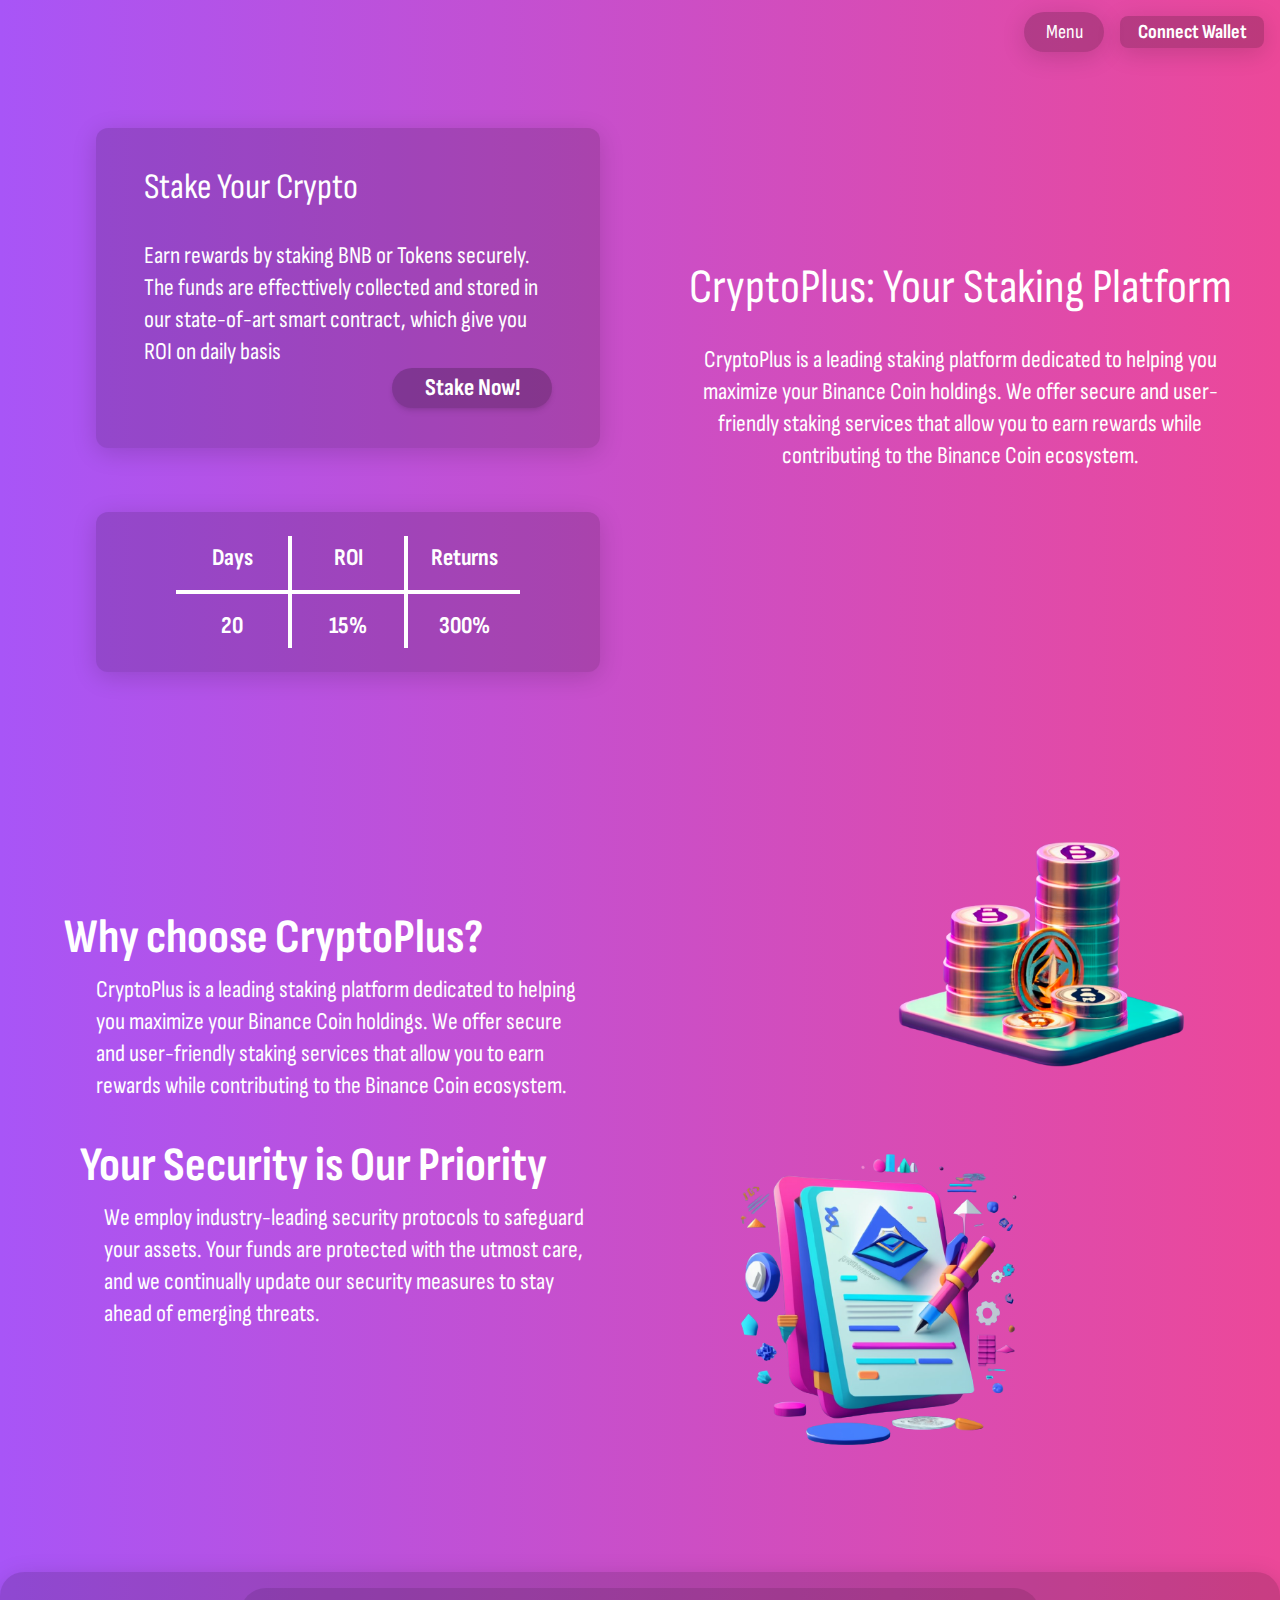
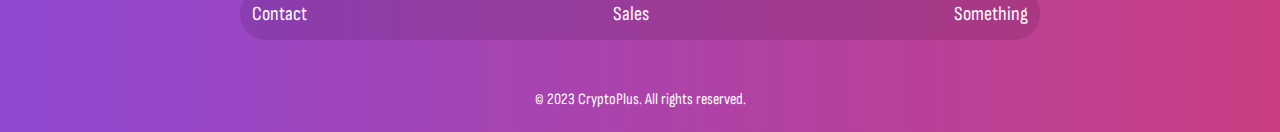
<file: src/index.html>
<!DOCTYPE html>
<htm class="scroll-smooth">

<head>
    <meta charset="UTF-8">
    <meta name="viewport" content="width=device-width, initial-scale=1.0">
    <title>CryptoPulse - Your Staking Platform</title>
    <link href="./style.css" rel="stylesheet">
    <link rel="stylesheet" href="https://fonts.googleapis.com/css2?family=Sofia+Sans+Condensed:ital,wght@1,800&display=swap">
</head>

<body class="font-sofia-sans-condensed bg-gradient-to-r dark:from-purple-600 from-purple-500 dark:to-pink-600 to-pink-500 selection:bg-white/10 selection:text-white/70">
    <!-- Mobile Version -->
    <div class="md:hidden" id="body_mobile">
        <div class="flex justify-end items-center transform transition-all duration-300 flex-row" id="mobile_nav">
            <div class="mobile flex shadow-[0_5px_25px_rgba(0,0,0,0.15)] dark:shadow-[0_5px_25px_rgba(0,0,0,0.25)] dark:backdrop-blur-xl bg-black/20 dark:bg-white/10 items-center justify-center h-10 rounded-full transition-all ease-in-out duration-300 w-20" id="island_mobile">
                <h1 class="text-white text-xl" id="islandH1_mobile">Menu</h1>
            </div>
            <button class="text-white text-xl font-bold shadow-[0_5px_25px_rgba(0,0,0,0.15)] dark:shadow-[0_5px_25px_rgba(0,0,0,0.25)] dark:backdrop-blur-xl bg-black/20 dark:bg-white/10 rounded-lg h-8 w-36 m-4 hover:scale-[1.02] transition-all ease-in-out duration-200">Connect Wallet</button>
        </div>
        <div class="m-8">
            <h1 class="text-white text-center text-5xl mt-10 font-bold">CryptoPlus: Your Staking platform</h1>
            <div class="shadow-[0_5px_25px_rgba(0,0,0,0.15)] dark:shadow-[0_5px_25px_rgba(0,0,0,0.25)] dark:backdrop-blur-xl bg-black/[15%] dark:bg-white/10 md:h-[17rem] xl:h-[20rem] w-auto md:min-w-[25rem] max-w-[31.5rem] mt-14 p-4 rounded-xl flex flex-col justify-center items-start">
                <h1 class="text-white font-bold text-2xl">Stake Your Crypto</h1>
                <p class="text-white mt-4 text-xl">Earn rewards by staking BNB or Tokens securely. <br>The funds are effecttively collected and stored in our state-of-art smart contract, which give you ROI on daily basis</p>
                <button class="bg-black/20 dark:bg-white/30 hover:bg-green-400/70 hover:shadow-lg shadow-md rounded-full mt-4 h-10 w-40 self-end mr-8 text-white font-bold text-2xl hover:scale-[1.02] transition-all ease-in-out duration-200">Stake Now!</button>
            </div>
            <p class="text-white text-xl xl:text-2xl xl:w-[35rem] mt-20 m-4">CryptoPlus is a leading staking platform dedicated to helping you maximize your Binance Coin holdings. We offer secure and user-friendly staking services that allow you to earn rewards while contributing to the Binance Coin ecosystem.</p>
            <div class="shadow-[0_5px_25px_rgba(0,0,0,0.15)] dark:shadow-[0_5px_25px_rgba(0,0,0,0.25)] dark:backdrop-blur-xl bg-black/[15%] dark:bg-white/10 md:h-[8rem] xl:h-[10rem] md:min-w-[28rem] max-w-[31.5rem] mt-16 flex justify-center items-center rounded-xl">
                <div class="flex flex-row items-center justify-center">
                    <div class="flex flex-col items-center justify-center">
                        <h1 class="text-white font-bold m-4 text-2xl">Days</h1>
                        <div class="bg-white h-1 w-20"></div>
                        <h1 class="text-white font-bold m-4 text-2xl">20</h1>
                    </div>
                    <div class="bg-white w-1 h-32"></div>
                    <div class="flex flex-col items-center justify-center">
                        <h1 class="text-white font-bold m-4 text-2xl">ROI</h1>
                        <div class="bg-white h-1 w-20"></div>
                        <h1 class="text-white font-bold m-4 text-2xl">15%</h1>
                    </div>
                    <div class="bg-white w-1 h-32"></div>
                    <div class="flex flex-col items-center justify-center">
                        <h1 class="text-white font-bold m-4 text-2xl">Returns</h1>
                        <div class="bg-white h-1 w-[6.2rem]"></div>
                        <h1 class="text-white font-bold m-4 text-2xl">300%</h1>
                    </div>
                </div>
            </div>
            <div class="flex flex-row items-start justify-center w-full mt-16 transition-all duration-300 ease-in" id="animated-div_mobile">
                <div class="flex flex-col">
                    <div class="flex flex-row">
                        <div class="flex flex-col">
                            <h1 class="text-3xl font-bold text-white">Why choose CryptoPlus?</h1>
                            <p class="text-white text-xl w-28 m-4">CryptoPlus is a leading staking platform dedicated to</p>
                        </div>
                        <img src="./assets/coins3D.png" alt="Stake" class="w-48 h-48">
                    </div>
                    
                    <div class="flex flex-col">
                        <p class="text-white ml-4 mt-[-1rem] text-xl">helping you maximize your Binance Coin holdings. We offer secure and user-friendly staking services that allow you to earn rewards while contributing to the Binance Coin ecosystem.</p>
                    </div>
                    <div class="flex flex-row mt-8">
                        <div class="flex flex-col">
                            <h1 class="text-white text-3xl font-bold">Your Security is our Priority</h1>
                            <p class="text-xl text-white ml-4 mt-3 w-28">We employ industry-leading security protocols to</p>
                        </div>
                        <div class="flex flex-col">
                            <img src="./assets/sc3D.png" alt="Coins" class="w-52 h-52">
                        </div>
                    </div>
                    <p class="text-xl text-white ml-4">safeguard your assets. Your funds are protected with the utmost care, and we continually update our security measures to stay ahead of emerging threats.</p>
                </div>
            </div>
        </div>
        <div class="h-28 w-screen flex flex-col items-center justify-start shadow-[0_5px_25px_rgba(0,0,0,0.15)] dark:shadow-[0_5px_25px_rgba(0,0,0,0.25)] dark:backdrop-blur-xl bg-black/[15%] dark:bg-white/10 rounded-t-3xl">
            <div class="flex flex-row items-center bg-black/10 dark:bg-white/[15%] p-3 m-3 rounded-full w-[20rem] justify-between">
                <h1 class="text-white text-xl">Contact</h1>
                <h1 class="text-white text-xl">Sales</h1>
                <h1 class="text-white text-xl">Something</h1>
            </div>
            <h1 class="text-white mt-2">&copy; 2023 CryptoPlus. All rights reserved.</h1>
        </div>
    </div>



    <!-- Desktop version -->
    <div class="hidden md:block font-sofia-sans-condensed snap-y snap-mandatory bg-gradient-to-r dark:from-purple-600 from-purple-500 dark:to-pink-600 to-pink-500 h-screen w-screen">
        <div class="relative flex flex-row snap-start snap-always justify-end items-center">
            <!-- <h1 class="text-white mr-10 text-2xl hover:font-bold transition-all duration-200">Home</h1> -->
            <div class="flex cursor-pointer shadow-[0_5px_25px_rgba(0,0,0,0.15)] dark:shadow-[0_5px_25px_rgba(0,0,0,0.25)] dark:backdrop-blur-xl bg-black/20 dark:bg-white/10 items-center justify-center h-10 rounded-full transition-all ease-in-out duration-300 w-20" id="island">
                <h1 class="text-white text-xl" id="islandH1">Menu</h1>
            </div>
            <button class="text-white text-xl font-bold shadow-[0_5px_25px_rgba(0,0,0,0.15)] dark:shadow-[0_5px_25px_rgba(0,0,0,0.25)] dark:backdrop-blur-xl bg-black/20 dark:bg-white/10 rounded-lg h-8 w-36 m-4 hover:scale-[1.02] transition-all ease-in-out duration-200">Connect Wallet</button>
        </div>
        <div class="flex justify-between items-center snap-start snap-always invisible md:visible">
            <div class="flex flex-col w-full h-full">
                <div class="shadow-[0_5px_25px_rgba(0,0,0,0.15)] dark:shadow-[0_5px_25px_rgba(0,0,0,0.25)] dark:backdrop-blur-xl bg-black/[15%] dark:bg-white/10 md:h-[17rem] xl:h-[20rem] w-auto md:min-w-[25rem] max-w-[31.5rem] ml-20 lg:ml-24 mt-16 p-4 rounded-xl flex flex-col justify-start">
                    <h2 class="text-4xl text-white m-8 mt-6">Stake Your Crypto</h2>
                    <p class="text-white text-xl xl:text-2xl mx-8">Earn rewards by staking BNB or Tokens securely. <br>The funds are effecttively collected and stored in our state-of-art smart contract, which give you ROI on daily basis</p>
                    <button class="bg-black/20 dark:bg-white/30 hover:bg-green-400/70 hover:shadow-lg shadow-md rounded-full h-10 w-40 self-end mr-8 text-white font-bold text-2xl hover:scale-[1.02] transition-all ease-in-out duration-200">Stake Now!</button>
                </div>
                <div class="shadow-[0_5px_25px_rgba(0,0,0,0.15)] dark:shadow-[0_5px_25px_rgba(0,0,0,0.25)] dark:backdrop-blur-xl bg-black/[15%] dark:bg-white/10 md:h-[8rem] xl:h-[10rem] md:min-w-[28rem] max-w-[31.5rem] ml-20 lg:ml-24 mt-16 flex justify-center items-center rounded-xl">
                    <div class="flex flex-row items-center justify-center">
                        <div class="flex flex-col items-center justify-center">
                            <h1 class="text-white font-bold m-4 text-2xl">Days</h1>
                            <div class="bg-white h-1 w-28"></div>
                            <h1 class="text-white font-bold m-4 text-2xl">20</h1>
                        </div>
                        <div class="bg-white w-1 h-28"></div>
                        <div class="flex flex-col items-center justify-center">
                            <h1 class="text-white font-bold m-4 text-2xl">ROI</h1>
                            <div class="bg-white h-1 w-28"></div>
                            <h1 class="text-white font-bold m-4 text-2xl">15%</h1>
                        </div>
                        <div class="bg-white w-1 h-28"></div>
                        <div class="flex flex-col items-center justify-center">
                            <h1 class="text-white font-bold m-4 text-2xl">Returns</h1>
                            <div class="bg-white h-1 w-28"></div>
                            <h1 class="text-white font-bold m-4 text-2xl">300%</h1>
                        </div>
                    </div>
                </div>
            </div>
            <div class="flex flex-col w-full h-full items-center text-center justify-center transition-transform ease-out duration-300" id="parallax">
                <h1 class="text-4xl xl:text-5xl text-white m-4" id="text1">CryptoPlus: Your Staking Platform</h1>
                <p class="text-white text-xl xl:text-2xl xl:w-[35rem] m-4">CryptoPlus is a leading staking platform dedicated to helping you maximize your Binance Coin holdings. We offer secure and user-friendly staking services that allow you to earn rewards while contributing to the Binance Coin ecosystem.</p>
            </div>
        </div>
        <div class="invisible md:visible absolute -z-[1] top-[18%] left-[10%] rounded-full h-60 w-60 blur dark:blur-none bg-gradient-to-br shadow-md dark:from-purple-600 from-purple-500 dark:to-pink-600 to-pink-500"></div>
        <div class="invisible md:visible absolute -z-[1] top-[60%] left-[50%] rounded-full h-60 w-60 blur bg-gradient-to-br shadow-md dark:from-purple-600 from-purple-500 dark:to-pink-600 to-pink-500"></div>
        <div class="invisible md:visible absolute -z-[1] top-[8%] left-[70%] rounded-full h-60 w-60 blur bg-gradient-to-br shadow-md dark:from-purple-600 from-purple-500 dark:to-pink-600 to-pink-500"></div>
        <div class="snap-start snap-always h-screen w-screen text-white flex flex-row items-center justify-center">
            <div class="flex flex-col w-1/2 items-start justify-center m-16">
                <h1 class="text-4xl xl:text-5xl font-bold">Why choose CryptoPlus?</h1>
                <p class="text-xl xl:text-2xl ml-8 mt-3 w-auto xl:w-[30rem]">CryptoPlus is a leading staking platform dedicated to helping you maximize your Binance Coin holdings. We offer secure and user-friendly staking services that allow you to earn rewards while contributing to the Binance Coin ecosystem.</p>
                <h1 class="text-4xl xl:text-5xl font-bold ml-4 mt-10">Your Security is Our Priority</h1>
                <p class="text-xl xl:text-2xl ml-10 mt-3 w-auto xl:w-[30rem]">We employ industry-leading security protocols to safeguard your assets. Your funds are protected with the utmost care, and we continually update our security measures to stay ahead of emerging threats.</p>
            </div>
            <div class="flex flex-col items-start justify-center w-1/2 transition-all duration-300 ease-in" id="animated-div">
                <img src="./assets/coins3D.png" alt="Stake" class="w-60 lg:w-72 xl:w-[22rem] ml-16 lg:ml-20 xl:ml-40">
                <img src="./assets/sc3D.png" alt="Coins" class="w-60 lg:w-72 xl:w-[22rem]">
            </div>
        </div>
        <div class="snap-start snap-always h-40 w-screen flex flex-col items-center justify-start shadow-[0_5px_25px_rgba(0,0,0,0.15)] dark:shadow-[0_5px_25px_rgba(0,0,0,0.25)] dark:backdrop-blur-xl bg-black/[15%] dark:bg-white/10 rounded-t-3xl">
            <div class="flex flex-row items-center bg-black/10 dark:bg-white/[15%] p-3 rounded-full m-4 w-[50rem] justify-between">
                <h1 class="text-white text-xl">Contact</h1>
                <h1 class="text-white text-xl">Sales</h1>
                <h1 class="text-white text-xl">Something</h1>
            </div>
            <h1 class="text-white mt-8">&copy; 2023 CryptoPlus. All rights reserved.</h1>
        </div>
    </div>
    <script src="./script.js"></script>
</body>
</html>
</file>
<file: src/style.css>
/*
! tailwindcss v3.3.3 | MIT License | https://tailwindcss.com
*/

/*
1. Prevent padding and border from affecting element width. (https://github.com/mozdevs/cssremedy/issues/4)
2. Allow adding a border to an element by just adding a border-width. (https://github.com/tailwindcss/tailwindcss/pull/116)
*/

*,
::before,
::after {
  box-sizing: border-box;
  /* 1 */
  border-width: 0;
  /* 2 */
  border-style: solid;
  /* 2 */
  border-color: #e5e7eb;
  /* 2 */
}

::before,
::after {
  --tw-content: '';
}

/*
1. Use a consistent sensible line-height in all browsers.
2. Prevent adjustments of font size after orientation changes in iOS.
3. Use a more readable tab size.
4. Use the user's configured `sans` font-family by default.
5. Use the user's configured `sans` font-feature-settings by default.
6. Use the user's configured `sans` font-variation-settings by default.
*/

html {
  line-height: 1.5;
  /* 1 */
  -webkit-text-size-adjust: 100%;
  /* 2 */
  -moz-tab-size: 4;
  /* 3 */
  -o-tab-size: 4;
     tab-size: 4;
  /* 3 */
  font-family: ui-sans-serif, system-ui, -apple-system, BlinkMacSystemFont, "Segoe UI", Roboto, "Helvetica Neue", Arial, "Noto Sans", sans-serif, "Apple Color Emoji", "Segoe UI Emoji", "Segoe UI Symbol", "Noto Color Emoji";
  /* 4 */
  font-feature-settings: normal;
  /* 5 */
  font-variation-settings: normal;
  /* 6 */
}

/*
1. Remove the margin in all browsers.
2. Inherit line-height from `html` so users can set them as a class directly on the `html` element.
*/

body {
  margin: 0;
  /* 1 */
  line-height: inherit;
  /* 2 */
}

/*
1. Add the correct height in Firefox.
2. Correct the inheritance of border color in Firefox. (https://bugzilla.mozilla.org/show_bug.cgi?id=190655)
3. Ensure horizontal rules are visible by default.
*/

hr {
  height: 0;
  /* 1 */
  color: inherit;
  /* 2 */
  border-top-width: 1px;
  /* 3 */
}

/*
Add the correct text decoration in Chrome, Edge, and Safari.
*/

abbr:where([title]) {
  -webkit-text-decoration: underline dotted;
          text-decoration: underline dotted;
}

/*
Remove the default font size and weight for headings.
*/

h1,
h2,
h3,
h4,
h5,
h6 {
  font-size: inherit;
  font-weight: inherit;
}

/*
Reset links to optimize for opt-in styling instead of opt-out.
*/

a {
  color: inherit;
  text-decoration: inherit;
}

/*
Add the correct font weight in Edge and Safari.
*/

b,
strong {
  font-weight: bolder;
}

/*
1. Use the user's configured `mono` font family by default.
2. Correct the odd `em` font sizing in all browsers.
*/

code,
kbd,
samp,
pre {
  font-family: ui-monospace, SFMono-Regular, Menlo, Monaco, Consolas, "Liberation Mono", "Courier New", monospace;
  /* 1 */
  font-size: 1em;
  /* 2 */
}

/*
Add the correct font size in all browsers.
*/

small {
  font-size: 80%;
}

/*
Prevent `sub` and `sup` elements from affecting the line height in all browsers.
*/

sub,
sup {
  font-size: 75%;
  line-height: 0;
  position: relative;
  vertical-align: baseline;
}

sub {
  bottom: -0.25em;
}

sup {
  top: -0.5em;
}

/*
1. Remove text indentation from table contents in Chrome and Safari. (https://bugs.chromium.org/p/chromium/issues/detail?id=999088, https://bugs.webkit.org/show_bug.cgi?id=201297)
2. Correct table border color inheritance in all Chrome and Safari. (https://bugs.chromium.org/p/chromium/issues/detail?id=935729, https://bugs.webkit.org/show_bug.cgi?id=195016)
3. Remove gaps between table borders by default.
*/

table {
  text-indent: 0;
  /* 1 */
  border-color: inherit;
  /* 2 */
  border-collapse: collapse;
  /* 3 */
}

/*
1. Change the font styles in all browsers.
2. Remove the margin in Firefox and Safari.
3. Remove default padding in all browsers.
*/

button,
input,
optgroup,
select,
textarea {
  font-family: inherit;
  /* 1 */
  font-feature-settings: inherit;
  /* 1 */
  font-variation-settings: inherit;
  /* 1 */
  font-size: 100%;
  /* 1 */
  font-weight: inherit;
  /* 1 */
  line-height: inherit;
  /* 1 */
  color: inherit;
  /* 1 */
  margin: 0;
  /* 2 */
  padding: 0;
  /* 3 */
}

/*
Remove the inheritance of text transform in Edge and Firefox.
*/

button,
select {
  text-transform: none;
}

/*
1. Correct the inability to style clickable types in iOS and Safari.
2. Remove default button styles.
*/

button,
[type='button'],
[type='reset'],
[type='submit'] {
  -webkit-appearance: button;
  /* 1 */
  background-color: transparent;
  /* 2 */
  background-image: none;
  /* 2 */
}

/*
Use the modern Firefox focus style for all focusable elements.
*/

:-moz-focusring {
  outline: auto;
}

/*
Remove the additional `:invalid` styles in Firefox. (https://github.com/mozilla/gecko-dev/blob/2f9eacd9d3d995c937b4251a5557d95d494c9be1/layout/style/res/forms.css#L728-L737)
*/

:-moz-ui-invalid {
  box-shadow: none;
}

/*
Add the correct vertical alignment in Chrome and Firefox.
*/

progress {
  vertical-align: baseline;
}

/*
Correct the cursor style of increment and decrement buttons in Safari.
*/

::-webkit-inner-spin-button,
::-webkit-outer-spin-button {
  height: auto;
}

/*
1. Correct the odd appearance in Chrome and Safari.
2. Correct the outline style in Safari.
*/

[type='search'] {
  -webkit-appearance: textfield;
  /* 1 */
  outline-offset: -2px;
  /* 2 */
}

/*
Remove the inner padding in Chrome and Safari on macOS.
*/

::-webkit-search-decoration {
  -webkit-appearance: none;
}

/*
1. Correct the inability to style clickable types in iOS and Safari.
2. Change font properties to `inherit` in Safari.
*/

::-webkit-file-upload-button {
  -webkit-appearance: button;
  /* 1 */
  font: inherit;
  /* 2 */
}

/*
Add the correct display in Chrome and Safari.
*/

summary {
  display: list-item;
}

/*
Removes the default spacing and border for appropriate elements.
*/

blockquote,
dl,
dd,
h1,
h2,
h3,
h4,
h5,
h6,
hr,
figure,
p,
pre {
  margin: 0;
}

fieldset {
  margin: 0;
  padding: 0;
}

legend {
  padding: 0;
}

ol,
ul,
menu {
  list-style: none;
  margin: 0;
  padding: 0;
}

/*
Reset default styling for dialogs.
*/

dialog {
  padding: 0;
}

/*
Prevent resizing textareas horizontally by default.
*/

textarea {
  resize: vertical;
}

/*
1. Reset the default placeholder opacity in Firefox. (https://github.com/tailwindlabs/tailwindcss/issues/3300)
2. Set the default placeholder color to the user's configured gray 400 color.
*/

input::-moz-placeholder, textarea::-moz-placeholder {
  opacity: 1;
  /* 1 */
  color: #9ca3af;
  /* 2 */
}

input::placeholder,
textarea::placeholder {
  opacity: 1;
  /* 1 */
  color: #9ca3af;
  /* 2 */
}

/*
Set the default cursor for buttons.
*/

button,
[role="button"] {
  cursor: pointer;
}

/*
Make sure disabled buttons don't get the pointer cursor.
*/

:disabled {
  cursor: default;
}

/*
1. Make replaced elements `display: block` by default. (https://github.com/mozdevs/cssremedy/issues/14)
2. Add `vertical-align: middle` to align replaced elements more sensibly by default. (https://github.com/jensimmons/cssremedy/issues/14#issuecomment-634934210)
   This can trigger a poorly considered lint error in some tools but is included by design.
*/

img,
svg,
video,
canvas,
audio,
iframe,
embed,
object {
  display: block;
  /* 1 */
  vertical-align: middle;
  /* 2 */
}

/*
Constrain images and videos to the parent width and preserve their intrinsic aspect ratio. (https://github.com/mozdevs/cssremedy/issues/14)
*/

img,
video {
  max-width: 100%;
  height: auto;
}

/* Make elements with the HTML hidden attribute stay hidden by default */

[hidden] {
  display: none;
}

*, ::before, ::after {
  --tw-border-spacing-x: 0;
  --tw-border-spacing-y: 0;
  --tw-translate-x: 0;
  --tw-translate-y: 0;
  --tw-rotate: 0;
  --tw-skew-x: 0;
  --tw-skew-y: 0;
  --tw-scale-x: 1;
  --tw-scale-y: 1;
  --tw-pan-x:  ;
  --tw-pan-y:  ;
  --tw-pinch-zoom:  ;
  --tw-scroll-snap-strictness: proximity;
  --tw-gradient-from-position:  ;
  --tw-gradient-via-position:  ;
  --tw-gradient-to-position:  ;
  --tw-ordinal:  ;
  --tw-slashed-zero:  ;
  --tw-numeric-figure:  ;
  --tw-numeric-spacing:  ;
  --tw-numeric-fraction:  ;
  --tw-ring-inset:  ;
  --tw-ring-offset-width: 0px;
  --tw-ring-offset-color: #fff;
  --tw-ring-color: rgb(59 130 246 / 0.5);
  --tw-ring-offset-shadow: 0 0 #0000;
  --tw-ring-shadow: 0 0 #0000;
  --tw-shadow: 0 0 #0000;
  --tw-shadow-colored: 0 0 #0000;
  --tw-blur:  ;
  --tw-brightness:  ;
  --tw-contrast:  ;
  --tw-grayscale:  ;
  --tw-hue-rotate:  ;
  --tw-invert:  ;
  --tw-saturate:  ;
  --tw-sepia:  ;
  --tw-drop-shadow:  ;
  --tw-backdrop-blur:  ;
  --tw-backdrop-brightness:  ;
  --tw-backdrop-contrast:  ;
  --tw-backdrop-grayscale:  ;
  --tw-backdrop-hue-rotate:  ;
  --tw-backdrop-invert:  ;
  --tw-backdrop-opacity:  ;
  --tw-backdrop-saturate:  ;
  --tw-backdrop-sepia:  ;
}

::backdrop {
  --tw-border-spacing-x: 0;
  --tw-border-spacing-y: 0;
  --tw-translate-x: 0;
  --tw-translate-y: 0;
  --tw-rotate: 0;
  --tw-skew-x: 0;
  --tw-skew-y: 0;
  --tw-scale-x: 1;
  --tw-scale-y: 1;
  --tw-pan-x:  ;
  --tw-pan-y:  ;
  --tw-pinch-zoom:  ;
  --tw-scroll-snap-strictness: proximity;
  --tw-gradient-from-position:  ;
  --tw-gradient-via-position:  ;
  --tw-gradient-to-position:  ;
  --tw-ordinal:  ;
  --tw-slashed-zero:  ;
  --tw-numeric-figure:  ;
  --tw-numeric-spacing:  ;
  --tw-numeric-fraction:  ;
  --tw-ring-inset:  ;
  --tw-ring-offset-width: 0px;
  --tw-ring-offset-color: #fff;
  --tw-ring-color: rgb(59 130 246 / 0.5);
  --tw-ring-offset-shadow: 0 0 #0000;
  --tw-ring-shadow: 0 0 #0000;
  --tw-shadow: 0 0 #0000;
  --tw-shadow-colored: 0 0 #0000;
  --tw-blur:  ;
  --tw-brightness:  ;
  --tw-contrast:  ;
  --tw-grayscale:  ;
  --tw-hue-rotate:  ;
  --tw-invert:  ;
  --tw-saturate:  ;
  --tw-sepia:  ;
  --tw-drop-shadow:  ;
  --tw-backdrop-blur:  ;
  --tw-backdrop-brightness:  ;
  --tw-backdrop-contrast:  ;
  --tw-backdrop-grayscale:  ;
  --tw-backdrop-hue-rotate:  ;
  --tw-backdrop-invert:  ;
  --tw-backdrop-opacity:  ;
  --tw-backdrop-saturate:  ;
  --tw-backdrop-sepia:  ;
}

.container {
  width: 100%;
}

@media (min-width: 640px) {
  .container {
    max-width: 640px;
  }
}

@media (min-width: 768px) {
  .container {
    max-width: 768px;
  }
}

@media (min-width: 1024px) {
  .container {
    max-width: 1024px;
  }
}

@media (min-width: 1280px) {
  .container {
    max-width: 1280px;
  }
}

@media (min-width: 1536px) {
  .container {
    max-width: 1536px;
  }
}

.visible {
  visibility: visible;
}

.invisible {
  visibility: hidden;
}

.fixed {
  position: fixed;
}

.absolute {
  position: absolute;
}

.relative {
  position: relative;
}

.left-\[10\%\] {
  left: 10%;
}

.left-\[50\%\] {
  left: 50%;
}

.left-\[70\%\] {
  left: 70%;
}

.top-\[18\%\] {
  top: 18%;
}

.top-\[60\%\] {
  top: 60%;
}

.top-\[8\%\] {
  top: 8%;
}

.top-\[50\%\] {
  top: 50%;
}

.left-1\/2 {
  left: 50%;
}

.top-1\/2 {
  top: 50%;
}

.left-\[60\%\] {
  left: 60%;
}

.left-\[68\%\] {
  left: 68%;
}

.top-1\/4 {
  top: 25%;
}

.end-0 {
  inset-inline-end: 0px;
}

.end-2 {
  inset-inline-end: 0.5rem;
}

.end-24 {
  inset-inline-end: 6rem;
}

.-z-\[1\] {
  z-index: -1;
}

.m-4 {
  margin: 1rem;
}

.m-8 {
  margin: 2rem;
}

.m-16 {
  margin: 4rem;
}

.m-3 {
  margin: 0.75rem;
}

.m-2 {
  margin: 0.5rem;
}

.mx-8 {
  margin-left: 2rem;
  margin-right: 2rem;
}

.ml-10 {
  margin-left: 2.5rem;
}

.ml-16 {
  margin-left: 4rem;
}

.ml-24 {
  margin-left: 6rem;
}

.mr-10 {
  margin-right: 2.5rem;
}

.mr-8 {
  margin-right: 2rem;
}

.mt-16 {
  margin-top: 4rem;
}

.mt-20 {
  margin-top: 5rem;
}

.mt-3 {
  margin-top: 0.75rem;
}

.mt-4 {
  margin-top: 1rem;
}

.mt-6 {
  margin-top: 1.5rem;
}

.mt-8 {
  margin-top: 2rem;
}

.mt-10 {
  margin-top: 2.5rem;
}

.ml-20 {
  margin-left: 5rem;
}

.mt-2 {
  margin-top: 0.5rem;
}

.mr-20 {
  margin-right: 5rem;
}

.mt-40 {
  margin-top: 10rem;
}

.mt-80 {
  margin-top: 20rem;
}

.mt-\[20rem\] {
  margin-top: 20rem;
}

.mt-\[25rem\] {
  margin-top: 25rem;
}

.mt-\[27rem\] {
  margin-top: 27rem;
}

.mt-\[28rem\] {
  margin-top: 28rem;
}

.mt-\[2rem\] {
  margin-top: 2rem;
}

.ml-2 {
  margin-left: 0.5rem;
}

.mb-2 {
  margin-bottom: 0.5rem;
}

.mb-4 {
  margin-bottom: 1rem;
}

.mb-10 {
  margin-bottom: 2.5rem;
}

.ml-3 {
  margin-left: 0.75rem;
}

.ml-4 {
  margin-left: 1rem;
}

.ml-6 {
  margin-left: 1.5rem;
}

.ml-8 {
  margin-left: 2rem;
}

.ml-40 {
  margin-left: 10rem;
}

.ml-32 {
  margin-left: 8rem;
}

.ml-28 {
  margin-left: 7rem;
}

.ml-14 {
  margin-left: 3.5rem;
}

.mt-14 {
  margin-top: 3.5rem;
}

.mt-\[-1rem\] {
  margin-top: -1rem;
}

.flex {
  display: flex;
}

.hidden {
  display: none;
}

.h-1 {
  height: 0.25rem;
}

.h-10 {
  height: 2.5rem;
}

.h-28 {
  height: 7rem;
}

.h-60 {
  height: 15rem;
}

.h-8 {
  height: 2rem;
}

.h-full {
  height: 100%;
}

.h-screen {
  height: 100vh;
}

.h-80 {
  height: 20rem;
}

.h-16 {
  height: 4rem;
}

.h-40 {
  height: 10rem;
}

.h-32 {
  height: 8rem;
}

.h-\[8\.1rem\] {
  height: 8.1rem;
}

.h-\[8\.2rem\] {
  height: 8.2rem;
}

.h-44 {
  height: 11rem;
}

.h-48 {
  height: 12rem;
}

.h-52 {
  height: 13rem;
}

.h-20 {
  height: 5rem;
}

.max-h-screen {
  max-height: 100vh;
}

.max-h-max {
  max-height: -moz-max-content;
  max-height: max-content;
}

.min-h-screen {
  min-height: 100vh;
}

.w-1 {
  width: 0.25rem;
}

.w-28 {
  width: 7rem;
}

.w-36 {
  width: 9rem;
}

.w-40 {
  width: 10rem;
}

.w-60 {
  width: 15rem;
}

.w-auto {
  width: auto;
}

.w-full {
  width: 100%;
}

.w-screen {
  width: 100vw;
}

.w-80 {
  width: 20rem;
}

.w-16 {
  width: 4rem;
}

.w-20 {
  width: 5rem;
}

.w-96 {
  width: 24rem;
}

.w-\[22rem\] {
  width: 22rem;
}

.w-\[20rem\] {
  width: 20rem;
}

.w-\[30rem\] {
  width: 30rem;
}

.w-\[35rem\] {
  width: 35rem;
}

.w-1\/2 {
  width: 50%;
}

.w-\[28rem\] {
  width: 28rem;
}

.w-\[25rem\] {
  width: 25rem;
}

.w-72 {
  width: 18rem;
}

.w-\[50rem\] {
  width: 50rem;
}

.w-\[5rem\] {
  width: 5rem;
}

.w-24 {
  width: 6rem;
}

.w-\[7rem\] {
  width: 7rem;
}

.w-\[6\.5rem\] {
  width: 6.5rem;
}

.w-\[6\.3rem\] {
  width: 6.3rem;
}

.w-\[6\.2rem\] {
  width: 6.2rem;
}

.w-2 {
  width: 0.5rem;
}

.w-44 {
  width: 11rem;
}

.w-48 {
  width: 12rem;
}

.w-52 {
  width: 13rem;
}

.max-w-\[31\.5rem\] {
  max-width: 31.5rem;
}

.max-w-screen-sm {
  max-width: 640px;
}

.-translate-x-1\/2 {
  --tw-translate-x: -50%;
  transform: translate(var(--tw-translate-x), var(--tw-translate-y)) rotate(var(--tw-rotate)) skewX(var(--tw-skew-x)) skewY(var(--tw-skew-y)) scaleX(var(--tw-scale-x)) scaleY(var(--tw-scale-y));
}

.translate-x-4 {
  --tw-translate-x: 1rem;
  transform: translate(var(--tw-translate-x), var(--tw-translate-y)) rotate(var(--tw-rotate)) skewX(var(--tw-skew-x)) skewY(var(--tw-skew-y)) scaleX(var(--tw-scale-x)) scaleY(var(--tw-scale-y));
}

.translate-x-10 {
  --tw-translate-x: 2.5rem;
  transform: translate(var(--tw-translate-x), var(--tw-translate-y)) rotate(var(--tw-rotate)) skewX(var(--tw-skew-x)) skewY(var(--tw-skew-y)) scaleX(var(--tw-scale-x)) scaleY(var(--tw-scale-y));
}

.translate-x-\[-5rem\] {
  --tw-translate-x: -5rem;
  transform: translate(var(--tw-translate-x), var(--tw-translate-y)) rotate(var(--tw-rotate)) skewX(var(--tw-skew-x)) skewY(var(--tw-skew-y)) scaleX(var(--tw-scale-x)) scaleY(var(--tw-scale-y));
}

.transform {
  transform: translate(var(--tw-translate-x), var(--tw-translate-y)) rotate(var(--tw-rotate)) skewX(var(--tw-skew-x)) skewY(var(--tw-skew-y)) scaleX(var(--tw-scale-x)) scaleY(var(--tw-scale-y));
}

.cursor-pointer {
  cursor: pointer;
}

.resize {
  resize: both;
}

.snap-y {
  scroll-snap-type: y var(--tw-scroll-snap-strictness);
}

.snap-mandatory {
  --tw-scroll-snap-strictness: mandatory;
}

.snap-start {
  scroll-snap-align: start;
}

.snap-center {
  scroll-snap-align: center;
}

.snap-always {
  scroll-snap-stop: always;
}

.list-disc {
  list-style-type: disc;
}

.flex-row {
  flex-direction: row;
}

.flex-col {
  flex-direction: column;
}

.items-start {
  align-items: flex-start;
}

.items-end {
  align-items: flex-end;
}

.items-center {
  align-items: center;
}

.justify-start {
  justify-content: flex-start;
}

.justify-end {
  justify-content: flex-end;
}

.justify-center {
  justify-content: center;
}

.justify-between {
  justify-content: space-between;
}

.justify-items-center {
  justify-items: center;
}

.self-start {
  align-self: flex-start;
}

.self-end {
  align-self: flex-end;
}

.self-center {
  align-self: center;
}

.justify-self-end {
  justify-self: end;
}

.overflow-hidden {
  overflow: hidden;
}

.scroll-smooth {
  scroll-behavior: smooth;
}

.rounded-full {
  border-radius: 9999px;
}

.rounded-lg {
  border-radius: 0.5rem;
}

.rounded-xl {
  border-radius: 0.75rem;
}

.rounded-\[50\%_50\%_0_50\%\] {
  border-radius: 50% 50% 0 50%;
}

.rounded-\[50\%_50\%_1_50\%\] {
  border-radius: 50% 50% 1 50%;
}

.rounded-\[50\%_50\%_2_50\%\] {
  border-radius: 50% 50% 2 50%;
}

.rounded {
  border-radius: 0.25rem;
}

.rounded-t-xl {
  border-top-left-radius: 0.75rem;
  border-top-right-radius: 0.75rem;
}

.rounded-t-2xl {
  border-top-left-radius: 1rem;
  border-top-right-radius: 1rem;
}

.rounded-t-full {
  border-top-left-radius: 9999px;
  border-top-right-radius: 9999px;
}

.rounded-t-3xl {
  border-top-left-radius: 1.5rem;
  border-top-right-radius: 1.5rem;
}

.border-2 {
  border-width: 2px;
}

.border-4 {
  border-width: 4px;
}

.border-r {
  border-right-width: 1px;
}

.border-r-2 {
  border-right-width: 2px;
}

.border-r-\[5px\] {
  border-right-width: 5px;
}

.border-r-0 {
  border-right-width: 0px;
}

.border-l-2 {
  border-left-width: 2px;
}

.border-l-4 {
  border-left-width: 4px;
}

.border-t-4 {
  border-top-width: 4px;
}

.border-b-4 {
  border-bottom-width: 4px;
}

.border-r-4 {
  border-right-width: 4px;
}

.border-\[50\%_50\%_0_50\%\] {
  border-color: 50% 50% 0 50%;
}

.border-purple-800 {
  --tw-border-opacity: 1;
  border-color: rgb(107 33 168 / var(--tw-border-opacity));
}

.border-r-\[50\%_50\%_0_50\%\] {
  border-right-color: 50% 50% 0 50%;
}

.bg-black\/20 {
  background-color: rgb(0 0 0 / 0.2);
}

.bg-black\/\[20\%\] {
  background-color: rgb(0 0 0 / 20%);
}

.bg-white {
  --tw-bg-opacity: 1;
  background-color: rgb(255 255 255 / var(--tw-bg-opacity));
}

.bg-white\/10 {
  background-color: rgb(255 255 255 / 0.1);
}

.bg-black\/10 {
  background-color: rgb(0 0 0 / 0.1);
}

.bg-current {
  background-color: currentColor;
}

.bg-transparent {
  background-color: transparent;
}

.bg-pink-600 {
  --tw-bg-opacity: 1;
  background-color: rgb(219 39 119 / var(--tw-bg-opacity));
}

.bg-black {
  --tw-bg-opacity: 1;
  background-color: rgb(0 0 0 / var(--tw-bg-opacity));
}

.bg-black\/\[15\%\] {
  background-color: rgb(0 0 0 / 15%);
}

.bg-gradient-to-br {
  background-image: linear-gradient(to bottom right, var(--tw-gradient-stops));
}

.bg-gradient-to-r {
  background-image: linear-gradient(to right, var(--tw-gradient-stops));
}

.from-purple-500 {
  --tw-gradient-from: #a855f7 var(--tw-gradient-from-position);
  --tw-gradient-to: rgb(168 85 247 / 0) var(--tw-gradient-to-position);
  --tw-gradient-stops: var(--tw-gradient-from), var(--tw-gradient-to);
}

.to-pink-500 {
  --tw-gradient-to: #ec4899 var(--tw-gradient-to-position);
}

.p-4 {
  padding: 1rem;
}

.p-3 {
  padding: 0.75rem;
}

.text-center {
  text-align: center;
}

.text-end {
  text-align: end;
}

.font-sofia-sans-condensed {
  font-family: Sofia Sans Condensed, sans;
}

.text-2xl {
  font-size: 1.5rem;
  line-height: 2rem;
}

.text-4xl {
  font-size: 2.25rem;
  line-height: 2.5rem;
}

.text-xl {
  font-size: 1.25rem;
  line-height: 1.75rem;
}

.text-5xl {
  font-size: 3rem;
  line-height: 1;
}

.text-3xl {
  font-size: 1.875rem;
  line-height: 2.25rem;
}

.font-bold {
  font-weight: 700;
}

.text-white {
  --tw-text-opacity: 1;
  color: rgb(255 255 255 / var(--tw-text-opacity));
}

.shadow-md {
  --tw-shadow: 0 4px 6px -1px rgb(0 0 0 / 0.1), 0 2px 4px -2px rgb(0 0 0 / 0.1);
  --tw-shadow-colored: 0 4px 6px -1px var(--tw-shadow-color), 0 2px 4px -2px var(--tw-shadow-color);
  box-shadow: var(--tw-ring-offset-shadow, 0 0 #0000), var(--tw-ring-shadow, 0 0 #0000), var(--tw-shadow);
}

.shadow-xl {
  --tw-shadow: 0 20px 25px -5px rgb(0 0 0 / 0.1), 0 8px 10px -6px rgb(0 0 0 / 0.1);
  --tw-shadow-colored: 0 20px 25px -5px var(--tw-shadow-color), 0 8px 10px -6px var(--tw-shadow-color);
  box-shadow: var(--tw-ring-offset-shadow, 0 0 #0000), var(--tw-ring-shadow, 0 0 #0000), var(--tw-shadow);
}

.shadow-\[0_5px_25px_rgba\(0\2c 0\2c 0\2c 0\.25\)\] {
  --tw-shadow: 0 5px 25px rgba(0,0,0,0.25);
  --tw-shadow-colored: 0 5px 25px var(--tw-shadow-color);
  box-shadow: var(--tw-ring-offset-shadow, 0 0 #0000), var(--tw-ring-shadow, 0 0 #0000), var(--tw-shadow);
}

.shadow-lg {
  --tw-shadow: 0 10px 15px -3px rgb(0 0 0 / 0.1), 0 4px 6px -4px rgb(0 0 0 / 0.1);
  --tw-shadow-colored: 0 10px 15px -3px var(--tw-shadow-color), 0 4px 6px -4px var(--tw-shadow-color);
  box-shadow: var(--tw-ring-offset-shadow, 0 0 #0000), var(--tw-ring-shadow, 0 0 #0000), var(--tw-shadow);
}

.shadow-\[0_5px_25px_rgba\(0\2c 0\2c 0\2c 0\.2\)\] {
  --tw-shadow: 0 5px 25px rgba(0,0,0,0.2);
  --tw-shadow-colored: 0 5px 25px var(--tw-shadow-color);
  box-shadow: var(--tw-ring-offset-shadow, 0 0 #0000), var(--tw-ring-shadow, 0 0 #0000), var(--tw-shadow);
}

.shadow-\[0_5px_25px_rgba\(0\2c 0\2c 0\2c 0\.15\)\] {
  --tw-shadow: 0 5px 25px rgba(0,0,0,0.15);
  --tw-shadow-colored: 0 5px 25px var(--tw-shadow-color);
  box-shadow: var(--tw-ring-offset-shadow, 0 0 #0000), var(--tw-ring-shadow, 0 0 #0000), var(--tw-shadow);
}

.shadow-purple-600 {
  --tw-shadow-color: #9333ea;
  --tw-shadow: var(--tw-shadow-colored);
}

.ring-2 {
  --tw-ring-offset-shadow: var(--tw-ring-inset) 0 0 0 var(--tw-ring-offset-width) var(--tw-ring-offset-color);
  --tw-ring-shadow: var(--tw-ring-inset) 0 0 0 calc(2px + var(--tw-ring-offset-width)) var(--tw-ring-color);
  box-shadow: var(--tw-ring-offset-shadow), var(--tw-ring-shadow), var(--tw-shadow, 0 0 #0000);
}

.ring-inset {
  --tw-ring-inset: inset;
}

.blur {
  --tw-blur: blur(8px);
  filter: var(--tw-blur) var(--tw-brightness) var(--tw-contrast) var(--tw-grayscale) var(--tw-hue-rotate) var(--tw-invert) var(--tw-saturate) var(--tw-sepia) var(--tw-drop-shadow);
}

.blur-sm {
  --tw-blur: blur(4px);
  filter: var(--tw-blur) var(--tw-brightness) var(--tw-contrast) var(--tw-grayscale) var(--tw-hue-rotate) var(--tw-invert) var(--tw-saturate) var(--tw-sepia) var(--tw-drop-shadow);
}

.blur-0 {
  --tw-blur: blur(0);
  filter: var(--tw-blur) var(--tw-brightness) var(--tw-contrast) var(--tw-grayscale) var(--tw-hue-rotate) var(--tw-invert) var(--tw-saturate) var(--tw-sepia) var(--tw-drop-shadow);
}

.blur-\[1\] {
  --tw-blur: blur(1);
  filter: var(--tw-blur) var(--tw-brightness) var(--tw-contrast) var(--tw-grayscale) var(--tw-hue-rotate) var(--tw-invert) var(--tw-saturate) var(--tw-sepia) var(--tw-drop-shadow);
}

.blur-\[1px\] {
  --tw-blur: blur(1px);
  filter: var(--tw-blur) var(--tw-brightness) var(--tw-contrast) var(--tw-grayscale) var(--tw-hue-rotate) var(--tw-invert) var(--tw-saturate) var(--tw-sepia) var(--tw-drop-shadow);
}

.backdrop-blur {
  --tw-backdrop-blur: blur(8px);
  -webkit-backdrop-filter: var(--tw-backdrop-blur) var(--tw-backdrop-brightness) var(--tw-backdrop-contrast) var(--tw-backdrop-grayscale) var(--tw-backdrop-hue-rotate) var(--tw-backdrop-invert) var(--tw-backdrop-opacity) var(--tw-backdrop-saturate) var(--tw-backdrop-sepia);
          backdrop-filter: var(--tw-backdrop-blur) var(--tw-backdrop-brightness) var(--tw-backdrop-contrast) var(--tw-backdrop-grayscale) var(--tw-backdrop-hue-rotate) var(--tw-backdrop-invert) var(--tw-backdrop-opacity) var(--tw-backdrop-saturate) var(--tw-backdrop-sepia);
}

.backdrop-blur-xl {
  --tw-backdrop-blur: blur(24px);
  -webkit-backdrop-filter: var(--tw-backdrop-blur) var(--tw-backdrop-brightness) var(--tw-backdrop-contrast) var(--tw-backdrop-grayscale) var(--tw-backdrop-hue-rotate) var(--tw-backdrop-invert) var(--tw-backdrop-opacity) var(--tw-backdrop-saturate) var(--tw-backdrop-sepia);
          backdrop-filter: var(--tw-backdrop-blur) var(--tw-backdrop-brightness) var(--tw-backdrop-contrast) var(--tw-backdrop-grayscale) var(--tw-backdrop-hue-rotate) var(--tw-backdrop-invert) var(--tw-backdrop-opacity) var(--tw-backdrop-saturate) var(--tw-backdrop-sepia);
}

.backdrop-blur-3xl {
  --tw-backdrop-blur: blur(64px);
  -webkit-backdrop-filter: var(--tw-backdrop-blur) var(--tw-backdrop-brightness) var(--tw-backdrop-contrast) var(--tw-backdrop-grayscale) var(--tw-backdrop-hue-rotate) var(--tw-backdrop-invert) var(--tw-backdrop-opacity) var(--tw-backdrop-saturate) var(--tw-backdrop-sepia);
          backdrop-filter: var(--tw-backdrop-blur) var(--tw-backdrop-brightness) var(--tw-backdrop-contrast) var(--tw-backdrop-grayscale) var(--tw-backdrop-hue-rotate) var(--tw-backdrop-invert) var(--tw-backdrop-opacity) var(--tw-backdrop-saturate) var(--tw-backdrop-sepia);
}

.backdrop-blur-md {
  --tw-backdrop-blur: blur(12px);
  -webkit-backdrop-filter: var(--tw-backdrop-blur) var(--tw-backdrop-brightness) var(--tw-backdrop-contrast) var(--tw-backdrop-grayscale) var(--tw-backdrop-hue-rotate) var(--tw-backdrop-invert) var(--tw-backdrop-opacity) var(--tw-backdrop-saturate) var(--tw-backdrop-sepia);
          backdrop-filter: var(--tw-backdrop-blur) var(--tw-backdrop-brightness) var(--tw-backdrop-contrast) var(--tw-backdrop-grayscale) var(--tw-backdrop-hue-rotate) var(--tw-backdrop-invert) var(--tw-backdrop-opacity) var(--tw-backdrop-saturate) var(--tw-backdrop-sepia);
}

.backdrop-blur-2xl {
  --tw-backdrop-blur: blur(40px);
  -webkit-backdrop-filter: var(--tw-backdrop-blur) var(--tw-backdrop-brightness) var(--tw-backdrop-contrast) var(--tw-backdrop-grayscale) var(--tw-backdrop-hue-rotate) var(--tw-backdrop-invert) var(--tw-backdrop-opacity) var(--tw-backdrop-saturate) var(--tw-backdrop-sepia);
          backdrop-filter: var(--tw-backdrop-blur) var(--tw-backdrop-brightness) var(--tw-backdrop-contrast) var(--tw-backdrop-grayscale) var(--tw-backdrop-hue-rotate) var(--tw-backdrop-invert) var(--tw-backdrop-opacity) var(--tw-backdrop-saturate) var(--tw-backdrop-sepia);
}

.transition-all {
  transition-property: all;
  transition-timing-function: cubic-bezier(0.4, 0, 0.2, 1);
  transition-duration: 150ms;
}

.transition-transform {
  transition-property: transform;
  transition-timing-function: cubic-bezier(0.4, 0, 0.2, 1);
  transition-duration: 150ms;
}

.duration-200 {
  transition-duration: 200ms;
}

.duration-300 {
  transition-duration: 300ms;
}

.ease-in-out {
  transition-timing-function: cubic-bezier(0.4, 0, 0.2, 1);
}

.ease-out {
  transition-timing-function: cubic-bezier(0, 0, 0.2, 1);
}

.ease-in {
  transition-timing-function: cubic-bezier(0.4, 0, 1, 1);
}

.selection\:rounded-lg *::-moz-selection {
  border-radius: 0.5rem;
}

.selection\:rounded-lg *::selection {
  border-radius: 0.5rem;
}

.selection\:rounded-full *::-moz-selection {
  border-radius: 9999px;
}

.selection\:rounded-full *::selection {
  border-radius: 9999px;
}

.selection\:border-2 *::-moz-selection {
  border-width: 2px;
}

.selection\:border-2 *::selection {
  border-width: 2px;
}

.selection\:border-purple-600 *::-moz-selection {
  --tw-border-opacity: 1;
  border-color: rgb(147 51 234 / var(--tw-border-opacity));
}

.selection\:border-purple-600 *::selection {
  --tw-border-opacity: 1;
  border-color: rgb(147 51 234 / var(--tw-border-opacity));
}

.selection\:bg-white\/20 *::-moz-selection {
  background-color: rgb(255 255 255 / 0.2);
}

.selection\:bg-white\/20 *::selection {
  background-color: rgb(255 255 255 / 0.2);
}

.selection\:bg-white\/10 *::-moz-selection {
  background-color: rgb(255 255 255 / 0.1);
}

.selection\:bg-white\/10 *::selection {
  background-color: rgb(255 255 255 / 0.1);
}

.selection\:text-black *::-moz-selection {
  --tw-text-opacity: 1;
  color: rgb(0 0 0 / var(--tw-text-opacity));
}

.selection\:text-black *::selection {
  --tw-text-opacity: 1;
  color: rgb(0 0 0 / var(--tw-text-opacity));
}

.selection\:text-white\/20 *::-moz-selection {
  color: rgb(255 255 255 / 0.2);
}

.selection\:text-white\/20 *::selection {
  color: rgb(255 255 255 / 0.2);
}

.selection\:text-white\/40 *::-moz-selection {
  color: rgb(255 255 255 / 0.4);
}

.selection\:text-white\/40 *::selection {
  color: rgb(255 255 255 / 0.4);
}

.selection\:text-white\/50 *::-moz-selection {
  color: rgb(255 255 255 / 0.5);
}

.selection\:text-white\/50 *::selection {
  color: rgb(255 255 255 / 0.5);
}

.selection\:text-white\/70 *::-moz-selection {
  color: rgb(255 255 255 / 0.7);
}

.selection\:text-white\/70 *::selection {
  color: rgb(255 255 255 / 0.7);
}

.selection\:rounded-lg::-moz-selection {
  border-radius: 0.5rem;
}

.selection\:rounded-lg::selection {
  border-radius: 0.5rem;
}

.selection\:rounded-full::-moz-selection {
  border-radius: 9999px;
}

.selection\:rounded-full::selection {
  border-radius: 9999px;
}

.selection\:border-2::-moz-selection {
  border-width: 2px;
}

.selection\:border-2::selection {
  border-width: 2px;
}

.selection\:border-purple-600::-moz-selection {
  --tw-border-opacity: 1;
  border-color: rgb(147 51 234 / var(--tw-border-opacity));
}

.selection\:border-purple-600::selection {
  --tw-border-opacity: 1;
  border-color: rgb(147 51 234 / var(--tw-border-opacity));
}

.selection\:bg-white\/20::-moz-selection {
  background-color: rgb(255 255 255 / 0.2);
}

.selection\:bg-white\/20::selection {
  background-color: rgb(255 255 255 / 0.2);
}

.selection\:bg-white\/10::-moz-selection {
  background-color: rgb(255 255 255 / 0.1);
}

.selection\:bg-white\/10::selection {
  background-color: rgb(255 255 255 / 0.1);
}

.selection\:text-black::-moz-selection {
  --tw-text-opacity: 1;
  color: rgb(0 0 0 / var(--tw-text-opacity));
}

.selection\:text-black::selection {
  --tw-text-opacity: 1;
  color: rgb(0 0 0 / var(--tw-text-opacity));
}

.selection\:text-white\/20::-moz-selection {
  color: rgb(255 255 255 / 0.2);
}

.selection\:text-white\/20::selection {
  color: rgb(255 255 255 / 0.2);
}

.selection\:text-white\/40::-moz-selection {
  color: rgb(255 255 255 / 0.4);
}

.selection\:text-white\/40::selection {
  color: rgb(255 255 255 / 0.4);
}

.selection\:text-white\/50::-moz-selection {
  color: rgb(255 255 255 / 0.5);
}

.selection\:text-white\/50::selection {
  color: rgb(255 255 255 / 0.5);
}

.selection\:text-white\/70::-moz-selection {
  color: rgb(255 255 255 / 0.7);
}

.selection\:text-white\/70::selection {
  color: rgb(255 255 255 / 0.7);
}

.before\:blur-\[10px\]::before {
  content: var(--tw-content);
  --tw-blur: blur(10px);
  filter: var(--tw-blur) var(--tw-brightness) var(--tw-contrast) var(--tw-grayscale) var(--tw-hue-rotate) var(--tw-invert) var(--tw-saturate) var(--tw-sepia) var(--tw-drop-shadow);
}

.hover\:scale-\[1\.02\]:hover {
  --tw-scale-x: 1.02;
  --tw-scale-y: 1.02;
  transform: translate(var(--tw-translate-x), var(--tw-translate-y)) rotate(var(--tw-rotate)) skewX(var(--tw-skew-x)) skewY(var(--tw-skew-y)) scaleX(var(--tw-scale-x)) scaleY(var(--tw-scale-y));
}

.hover\:bg-green-400\/70:hover {
  background-color: rgb(74 222 128 / 0.7);
}

.hover\:font-bold:hover {
  font-weight: 700;
}

.hover\:opacity-100:hover {
  opacity: 1;
}

.hover\:shadow-lg:hover {
  --tw-shadow: 0 10px 15px -3px rgb(0 0 0 / 0.1), 0 4px 6px -4px rgb(0 0 0 / 0.1);
  --tw-shadow-colored: 0 10px 15px -3px var(--tw-shadow-color), 0 4px 6px -4px var(--tw-shadow-color);
  box-shadow: var(--tw-ring-offset-shadow, 0 0 #0000), var(--tw-ring-shadow, 0 0 #0000), var(--tw-shadow);
}

@media (prefers-color-scheme: dark) {
  .dark\:bg-white\/20 {
    background-color: rgb(255 255 255 / 0.2);
  }

  .dark\:bg-white\/30 {
    background-color: rgb(255 255 255 / 0.3);
  }

  .dark\:bg-white\/10 {
    background-color: rgb(255 255 255 / 0.1);
  }

  .dark\:bg-white\/\[15\%\] {
    background-color: rgb(255 255 255 / 15%);
  }

  .dark\:from-purple-600 {
    --tw-gradient-from: #9333ea var(--tw-gradient-from-position);
    --tw-gradient-to: rgb(147 51 234 / 0) var(--tw-gradient-to-position);
    --tw-gradient-stops: var(--tw-gradient-from), var(--tw-gradient-to);
  }

  .dark\:to-pink-600 {
    --tw-gradient-to: #db2777 var(--tw-gradient-to-position);
  }

  .dark\:shadow-\[0_5px_25px_rgba\(0\2c 0\2c 0\2c 0\.25\)\] {
    --tw-shadow: 0 5px 25px rgba(0,0,0,0.25);
    --tw-shadow-colored: 0 5px 25px var(--tw-shadow-color);
    box-shadow: var(--tw-ring-offset-shadow, 0 0 #0000), var(--tw-ring-shadow, 0 0 #0000), var(--tw-shadow);
  }

  .dark\:blur-none {
    --tw-blur: blur(0);
    filter: var(--tw-blur) var(--tw-brightness) var(--tw-contrast) var(--tw-grayscale) var(--tw-hue-rotate) var(--tw-invert) var(--tw-saturate) var(--tw-sepia) var(--tw-drop-shadow);
  }

  .dark\:backdrop-blur-xl {
    --tw-backdrop-blur: blur(24px);
    -webkit-backdrop-filter: var(--tw-backdrop-blur) var(--tw-backdrop-brightness) var(--tw-backdrop-contrast) var(--tw-backdrop-grayscale) var(--tw-backdrop-hue-rotate) var(--tw-backdrop-invert) var(--tw-backdrop-opacity) var(--tw-backdrop-saturate) var(--tw-backdrop-sepia);
            backdrop-filter: var(--tw-backdrop-blur) var(--tw-backdrop-brightness) var(--tw-backdrop-contrast) var(--tw-backdrop-grayscale) var(--tw-backdrop-hue-rotate) var(--tw-backdrop-invert) var(--tw-backdrop-opacity) var(--tw-backdrop-saturate) var(--tw-backdrop-sepia);
  }
}

@media (min-width: 768px) {
  .md\:visible {
    visibility: visible;
  }

  .md\:invisible {
    visibility: hidden;
  }

  .md\:block {
    display: block;
  }

  .md\:hidden {
    display: none;
  }

  .md\:h-\[17rem\] {
    height: 17rem;
  }

  .md\:h-\[8rem\] {
    height: 8rem;
  }

  .md\:min-w-\[25rem\] {
    min-width: 25rem;
  }

  .md\:min-w-\[28rem\] {
    min-width: 28rem;
  }
}

@media (min-width: 1024px) {
  .lg\:ml-24 {
    margin-left: 6rem;
  }

  .lg\:ml-20 {
    margin-left: 5rem;
  }

  .lg\:w-\[35rem\] {
    width: 35rem;
  }

  .lg\:w-72 {
    width: 18rem;
  }
}

@media (min-width: 1280px) {
  .xl\:ml-0 {
    margin-left: 0px;
  }

  .xl\:mt-16 {
    margin-top: 4rem;
  }

  .xl\:ml-40 {
    margin-left: 10rem;
  }

  .xl\:h-\[10rem\] {
    height: 10rem;
  }

  .xl\:h-\[20rem\] {
    height: 20rem;
  }

  .xl\:w-\[35rem\] {
    width: 35rem;
  }

  .xl\:w-\[22rem\] {
    width: 22rem;
  }

  .xl\:w-\[30rem\] {
    width: 30rem;
  }

  .xl\:translate-x-\[-10rem\] {
    --tw-translate-x: -10rem;
    transform: translate(var(--tw-translate-x), var(--tw-translate-y)) rotate(var(--tw-rotate)) skewX(var(--tw-skew-x)) skewY(var(--tw-skew-y)) scaleX(var(--tw-scale-x)) scaleY(var(--tw-scale-y));
  }

  .xl\:text-2xl {
    font-size: 1.5rem;
    line-height: 2rem;
  }

  .xl\:text-3xl {
    font-size: 1.875rem;
    line-height: 2.25rem;
  }

  .xl\:text-5xl {
    font-size: 3rem;
    line-height: 1;
  }

  .xl\:text-6xl {
    font-size: 3.75rem;
    line-height: 1;
  }
}
</file>
